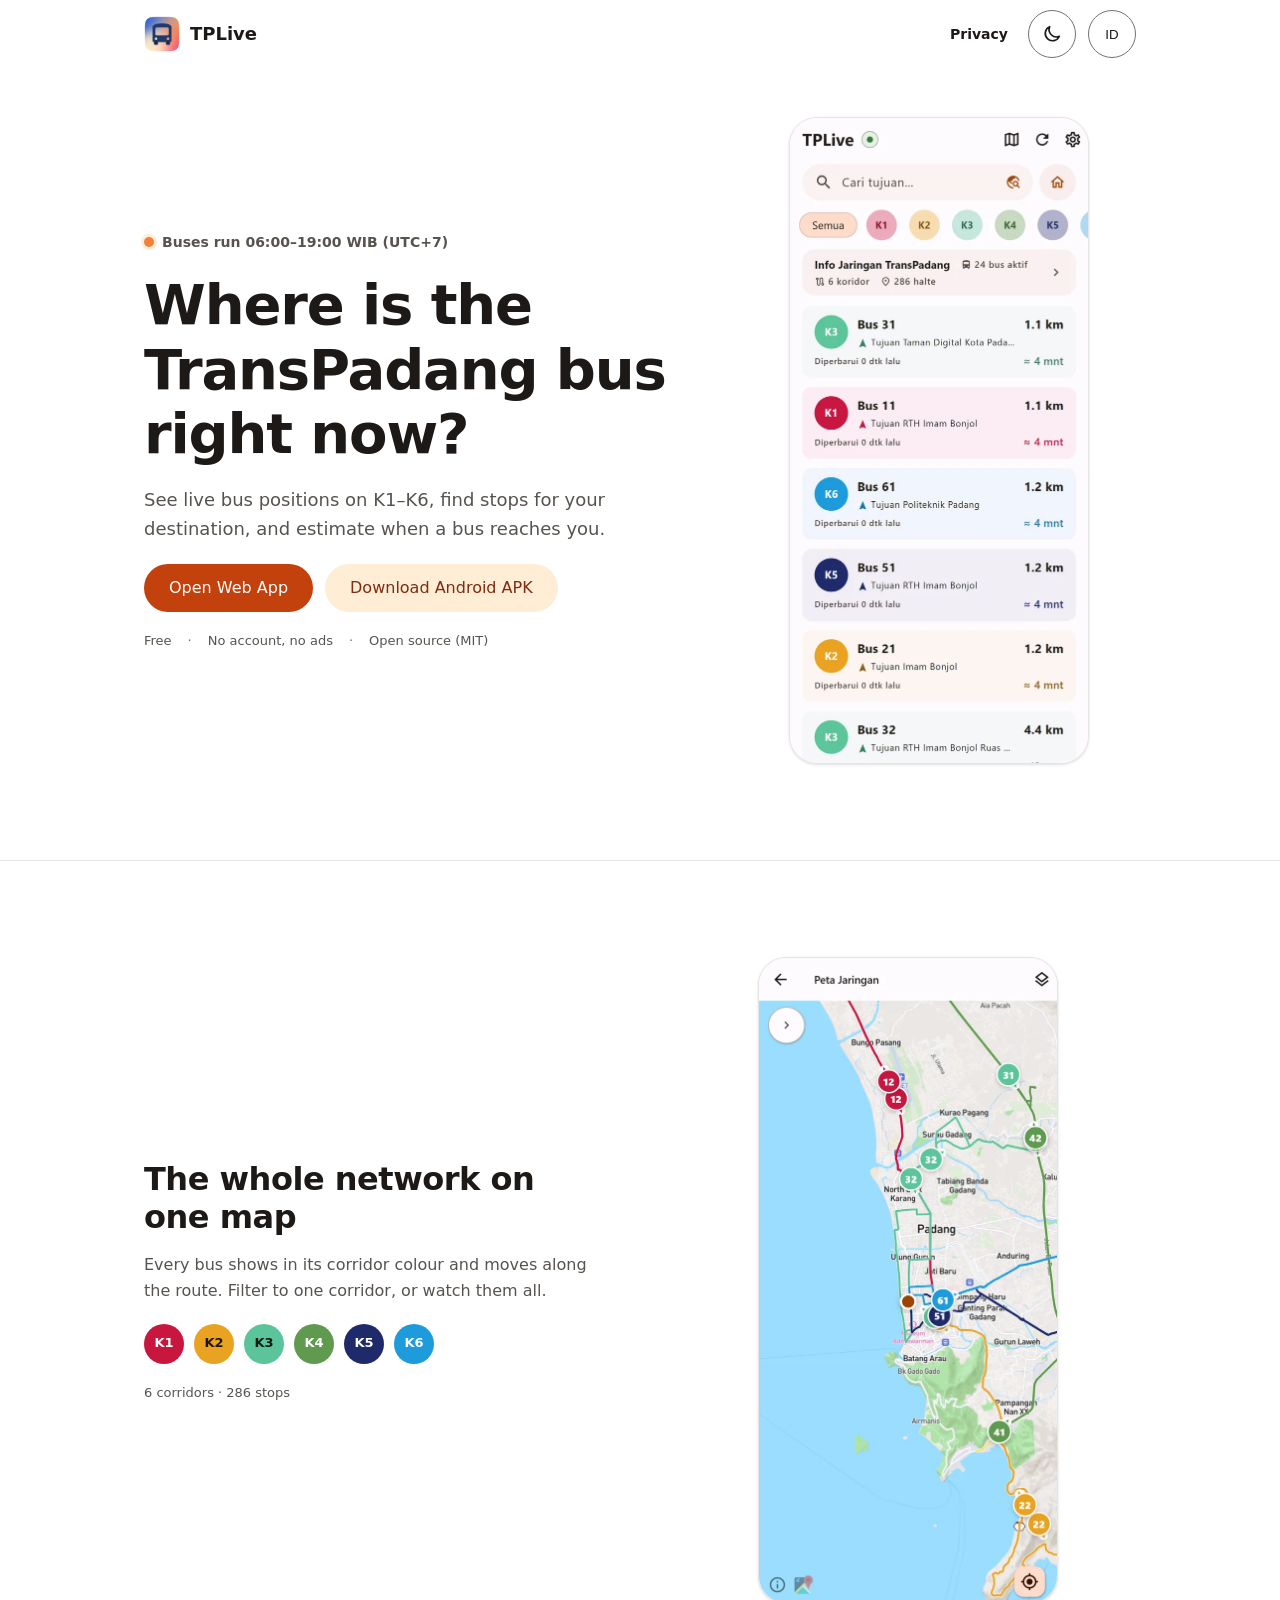
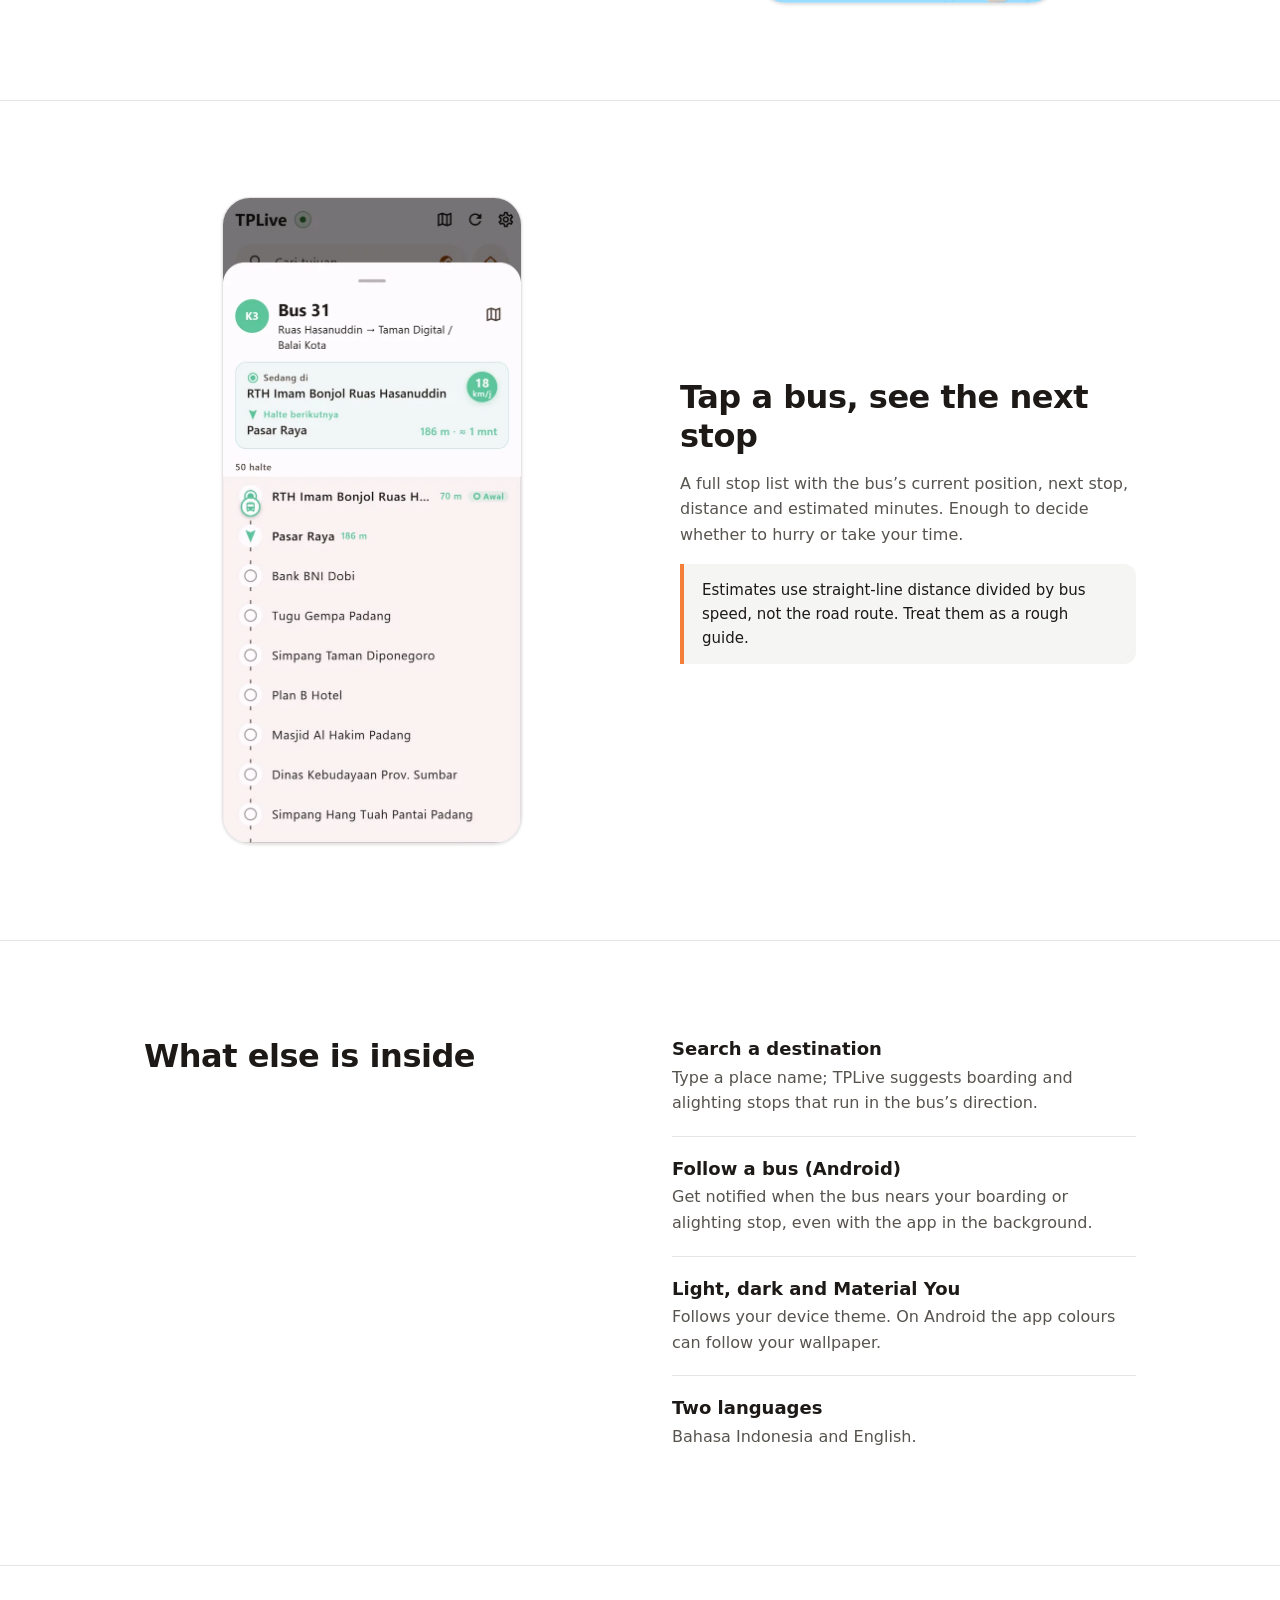
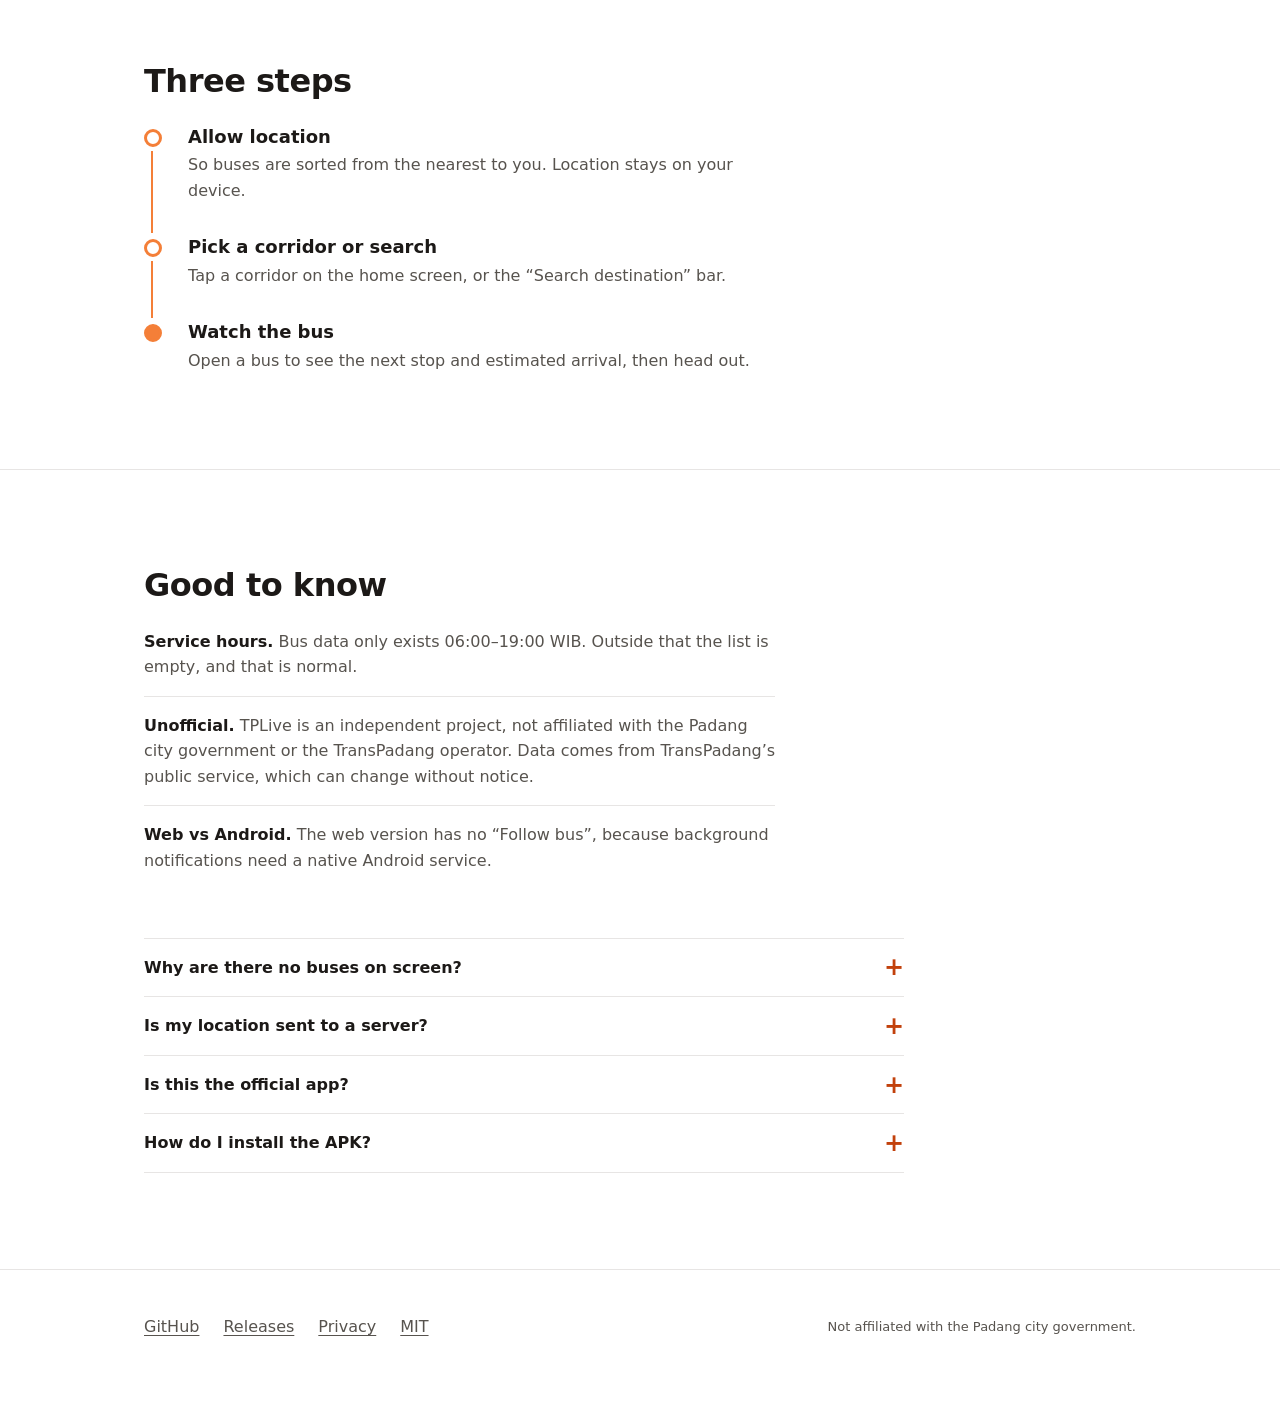
<file: site/index.html>
<!DOCTYPE html>
<html lang="id">
<head>
  <meta charset="UTF-8">
  <meta name="viewport" content="width=device-width, initial-scale=1">
  <title>TPLive — Di mana bus TransPadang sekarang?</title>
  <meta name="description" content="Lihat posisi bus TransPadang K1–K6 di peta, cari halte untuk tujuanmu, dan perkirakan kapan bus tiba. Gratis, open source, tanpa akun. Aplikasi tidak resmi.">
  <meta name="theme-color" content="#F47F38">
  <meta property="og:title" content="TPLive — Di mana bus TransPadang sekarang?">
  <meta property="og:description" content="Posisi bus TransPadang di peta, pencarian halte, dan perkiraan tiba. Gratis dan open source.">
  <meta property="og:type" content="website">
  <link rel="icon" href="favicon.png">
  <link rel="apple-touch-icon" href="icon-192.png">
  <link rel="stylesheet" href="style.css">
  <script src="theme.js"></script>
</head>
<body>
  <a class="skip" href="#main" data-i18n="skip">Lewati ke konten</a>

  <header class="appbar">
    <div class="wrap top">
      <a class="brand" href="./"><img src="icon-192.png" alt="" width="36" height="36">TPLive</a>
      <a class="link" href="privacy.html" data-i18n="nav_privacy">Privasi</a>
      <button class="theme" id="theme" type="button" aria-label="Ganti ke mode gelap"><svg class="moon" viewBox="0 0 24 24" aria-hidden="true"><path d="M20 14.5A8 8 0 0 1 9.5 4a8 8 0 1 0 10.5 10.5z"/></svg><svg class="sun" viewBox="0 0 24 24" aria-hidden="true"><circle cx="12" cy="12" r="4"/><path d="M12 2v2M12 20v2M4.9 4.9l1.4 1.4M17.7 17.7l1.4 1.4M2 12h2M20 12h2M4.9 19.1l1.4-1.4M17.7 6.3l1.4-1.4"/></svg></button>
      <button class="lang" id="lang" type="button" aria-label="Switch language to English">EN</button>
    </div>
  </header>

  <main id="main">
    <div class="wrap">
      <div class="hero">
        <div class="copy">
          <p class="hours" data-i18n="hours">Bus beroperasi 06.00–19.00 WIB</p>
          <h1 data-i18n="h1">Di mana bus TransPadang sekarang?</h1>
          <p class="lead" data-i18n="lead">Lihat posisi bus K1–K6 di peta, cari halte untuk tujuanmu, dan perkirakan kapan bus tiba di dekatmu.</p>
          <div class="cta">
            <a class="btn filled" href="app/" data-i18n="cta_web">Buka Web App</a>
            <a class="btn tonal" href="https://github.com/dwikyalfira/TPLive-Transpadang-Bus-Tracker/releases/latest/download/TPLive.apk" data-i18n="cta_apk">Unduh APK Android</a>
          </div>
          <p class="caption facts"><span data-i18n="fact1">Gratis</span><span data-i18n="fact2">Tanpa akun &amp; iklan</span><span data-i18n="fact3">Open source (MIT)</span></p>
        </div>
        <figure class="phone">
          <picture>
            <source media="(prefers-color-scheme: dark)" data-media="(prefers-color-scheme: dark)" srcset="img/home-dark.webp">
            <img src="img/home-light.webp" width="600" height="1299" alt="Beranda TPLive: daftar bus terdekat dengan koridor, jarak, dan estimasi tiba" data-i18n-alt="alt_home" fetchpriority="high">
          </picture>
        </figure>
      </div>
    </div>

    <section aria-labelledby="map-h">
      <div class="wrap split">
        <div class="copy">
          <h2 id="map-h" data-i18n="map_h">Seluruh jaringan di satu peta</h2>
          <p class="prose" data-i18n="map_p">Setiap bus tampil dengan warna koridornya, bergerak mengikuti rute. Pilih satu koridor untuk menyaring, atau lihat semuanya sekaligus.</p>
          <ul class="chips" aria-label="Koridor" data-i18n-aria="aria_corr">
            <li class="chip k1">K1</li><li class="chip k2">K2</li><li class="chip k3">K3</li>
            <li class="chip k4">K4</li><li class="chip k5">K5</li><li class="chip k6">K6</li>
          </ul>
          <p class="caption num" data-i18n="map_fact">6 koridor · 286 halte</p>
        </div>
        <figure class="phone">
          <picture>
            <source media="(prefers-color-scheme: dark)" data-media="(prefers-color-scheme: dark)" srcset="img/map-dark.webp">
            <img src="img/map-light.webp" width="600" height="1299" loading="lazy" alt="Peta jaringan TransPadang dengan penanda bus berwarna di sepanjang rute koridor" data-i18n-alt="alt_map">
          </picture>
        </figure>
      </div>
    </section>

    <section aria-labelledby="detail-h">
      <div class="wrap split flip">
        <div class="copy">
          <h2 id="detail-h" data-i18n="detail_h">Ketuk bus, lihat halte berikutnya</h2>
          <p class="prose" data-i18n="detail_p">Daftar halte lengkap dengan posisi bus saat ini, halte berikutnya, jarak, dan perkiraan menit sampai. Cocok untuk memutuskan perlu jalan cepat atau santai.</p>
          <p class="note" data-i18n="detail_note">Perkiraan menghitung jarak garis lurus dibagi kecepatan bus, bukan jalur jalan. Anggap sebagai ancer-ancer.</p>
        </div>
        <figure class="phone">
          <picture>
            <source media="(prefers-color-scheme: dark)" data-media="(prefers-color-scheme: dark)" srcset="img/detail-dark.webp">
            <img src="img/detail-light.webp" width="600" height="1299" loading="lazy" alt="Rincian Bus 31: sedang di satu halte, halte berikutnya, kecepatan, dan daftar halte sepanjang rute" data-i18n-alt="alt_detail">
          </picture>
        </figure>
      </div>
    </section>

    <section aria-labelledby="more-h">
      <div class="wrap cols">
        <h2 id="more-h" data-i18n="more_h">Yang lain di dalamnya</h2>
        <ul class="list">
          <li><h3 data-i18n="m1_t">Cari tujuan</h3><p data-i18n="m1_d">Ketik nama tempat; TPLive menyarankan halte naik dan turun yang searah dengan bus.</p></li>
          <li><h3 data-i18n="m2_t">Ikuti bus (Android)</h3><p data-i18n="m2_d">Notifikasi saat bus hampir tiba di halte naik atau turunmu, juga ketika aplikasi di latar belakang.</p></li>
          <li><h3 data-i18n="m3_t">Terang, gelap, dan Material You</h3><p data-i18n="m3_d">Mengikuti tema perangkat. Di Android, warna aplikasi bisa mengikuti wallpaper.</p></li>
          <li><h3 data-i18n="m4_t">Dua bahasa</h3><p data-i18n="m4_d">Bahasa Indonesia dan English.</p></li>
        </ul>
      </div>
    </section>

    <section aria-labelledby="how-h">
      <div class="wrap stack">
        <h2 id="how-h" data-i18n="how_h">Tiga langkah</h2>
        <ol class="route">
          <li><h3 data-i18n="s1_t">Izinkan lokasi</h3><p data-i18n="s1_d">Supaya bus diurutkan dari yang terdekat denganmu. Lokasi tetap di perangkatmu.</p></li>
          <li><h3 data-i18n="s2_t">Pilih koridor atau cari tujuan</h3><p data-i18n="s2_d">Ketuk salah satu koridor di beranda, atau bilah “Cari tujuan”.</p></li>
          <li><h3 data-i18n="s3_t">Pantau bus</h3><p data-i18n="s3_d">Buka bus untuk melihat halte berikutnya dan perkiraan tiba, lalu berangkat.</p></li>
        </ol>
      </div>
    </section>

    <section aria-labelledby="know-h">
      <div class="wrap stack">
        <h2 id="know-h" data-i18n="know_h">Perlu kamu tahu</h2>
        <div class="notes">
          <p data-i18n="n1"><strong>Jam layanan.</strong> Data bus hanya ada pukul 06.00–19.00 WIB. Di luar jam itu daftar kosong dan itu normal.</p>
          <p data-i18n="n2"><strong>Tidak resmi.</strong> TPLive proyek independen, tidak berafiliasi dengan Pemerintah Kota Padang atau pengelola TransPadang. Data berasal dari layanan publik TransPadang yang bisa berubah tanpa pemberitahuan.</p>
          <p data-i18n="n3"><strong>Web vs Android.</strong> Versi web tidak punya “Ikuti bus”, karena notifikasi latar belakang butuh layanan Android native.</p>
        </div>
        <div class="faq">
          <details><summary data-i18n="q1">Mengapa tidak ada bus di layar?</summary><p data-i18n="a1">Layanan hanya mengirim data 06.00–19.00 WIB. Di dalam jam itu pun, bus yang belum mengirim posisi dalam 5 menit terakhir disembunyikan.</p></details>
          <details><summary data-i18n="q2">Apakah lokasiku dikirim ke server?</summary><p data-i18n="a2">Tidak ke server TPLive — kami tidak punya server. Lokasi dipakai di perangkatmu untuk mengurutkan bus dan menghitung perkiraan. Detail di Kebijakan Privasi.</p></details>
          <details><summary data-i18n="q3">Apakah ini aplikasi resmi?</summary><p data-i18n="a3">Bukan. Ini proyek open source buatan komunitas; kode dan lisensinya terbuka di GitHub.</p></details>
          <details><summary data-i18n="q4">Bagaimana memasang APK?</summary><p data-i18n="a4">Unduh berkas APK, buka, dan izinkan pemasangan dari sumber ini bila diminta Android. Pembaruan dipasang dengan cara yang sama; bila gagal karena tanda tangan berbeda, copot versi lama lebih dulu.</p></details>
        </div>
      </div>
    </section>
  </main>

  <footer>
    <div class="wrap">
      <a href="https://github.com/dwikyalfira/TPLive-Transpadang-Bus-Tracker">GitHub</a>
      <a href="https://github.com/dwikyalfira/TPLive-Transpadang-Bus-Tracker/releases" data-i18n="f_rel">Rilis</a>
      <a href="privacy.html" data-i18n="nav_privacy">Privasi</a>
      <a href="https://github.com/dwikyalfira/TPLive-Transpadang-Bus-Tracker/blob/main/LICENSE">MIT</a>
      <span class="caption" data-i18n="f_note">Tidak berafiliasi dengan Pemerintah Kota Padang.</span>
    </div>
  </footer>

  <button class="fab" id="to-top" type="button" aria-label="Kembali ke atas" data-i18n-aria="to_top"><svg viewBox="0 0 24 24" aria-hidden="true"><path d="M12 19V5M5 12l7-7 7 7"/></svg></button>

  <script src="nav.js" defer></script>
  <script>
    var EN = {
      skip: 'Skip to content', nav_privacy: 'Privacy',
      hours: 'Buses run 06:00–19:00 WIB (UTC+7)',
      h1: 'Where is the TransPadang bus right now?',
      lead: 'See live bus positions on K1–K6, find stops for your destination, and estimate when a bus reaches you.',
      cta_web: 'Open Web App', cta_apk: 'Download Android APK',
      fact1: 'Free', fact2: 'No account, no ads', fact3: 'Open source (MIT)',
      alt_home: 'TPLive home: nearby buses with corridor, distance and estimated arrival',
      map_h: 'The whole network on one map',
      map_p: 'Every bus shows in its corridor colour and moves along the route. Filter to one corridor, or watch them all.',
      aria_corr: 'Corridors', to_top: 'Back to top', map_fact: '6 corridors · 286 stops',
      alt_map: 'TransPadang network map with coloured bus markers along corridor routes',
      detail_h: 'Tap a bus, see the next stop',
      detail_p: 'A full stop list with the bus’s current position, next stop, distance and estimated minutes. Enough to decide whether to hurry or take your time.',
      detail_note: 'Estimates use straight-line distance divided by bus speed, not the road route. Treat them as a rough guide.',
      alt_detail: 'Bus 31 detail: current stop, next stop, speed and the stop list along the route',
      more_h: 'What else is inside',
      m1_t: 'Search a destination', m1_d: 'Type a place name; TPLive suggests boarding and alighting stops that run in the bus’s direction.',
      m2_t: 'Follow a bus (Android)', m2_d: 'Get notified when the bus nears your boarding or alighting stop, even with the app in the background.',
      m3_t: 'Light, dark and Material You', m3_d: 'Follows your device theme. On Android the app colours can follow your wallpaper.',
      m4_t: 'Two languages', m4_d: 'Bahasa Indonesia and English.',
      how_h: 'Three steps',
      s1_t: 'Allow location', s1_d: 'So buses are sorted from the nearest to you. Location stays on your device.',
      s2_t: 'Pick a corridor or search', s2_d: 'Tap a corridor on the home screen, or the “Search destination” bar.',
      s3_t: 'Watch the bus', s3_d: 'Open a bus to see the next stop and estimated arrival, then head out.',
      know_h: 'Good to know',
      n1: '<strong>Service hours.</strong> Bus data only exists 06:00–19:00 WIB. Outside that the list is empty, and that is normal.',
      n2: '<strong>Unofficial.</strong> TPLive is an independent project, not affiliated with the Padang city government or the TransPadang operator. Data comes from TransPadang’s public service, which can change without notice.',
      n3: '<strong>Web vs Android.</strong> The web version has no “Follow bus”, because background notifications need a native Android service.',
      q1: 'Why are there no buses on screen?', a1: 'The service only sends data 06:00–19:00 WIB. Even within those hours, a bus that has not reported in the last 5 minutes is hidden.',
      q2: 'Is my location sent to a server?', a2: 'Not to a TPLive server — there is none. Location is used on your device to sort buses and compute estimates. Details in the Privacy Policy.',
      q3: 'Is this the official app?', a3: 'No. It is a community open-source project; the code and licence are public on GitHub.',
      q4: 'How do I install the APK?', a4: 'Download the APK, open it, and allow installs from this source if Android asks. Updates install the same way; if one fails on a signature mismatch, uninstall the old version first.',
      f_rel: 'Releases', f_note: 'Not affiliated with the Padang city government.'
    };
    var ID = {}, IDALT = {}, IDARIA = {};
    document.querySelectorAll('[data-i18n]').forEach(function (el) { ID[el.dataset.i18n] = el.innerHTML; });
    document.querySelectorAll('[data-i18n-alt]').forEach(function (el) { IDALT[el.dataset.i18nAlt] = el.getAttribute('alt'); });
    document.querySelectorAll('[data-i18n-aria]').forEach(function (el) { IDARIA[el.dataset.i18nAria] = el.getAttribute('aria-label'); });
    var btn = document.getElementById('lang');
    function setLang(l) {
      var en = l === 'en';
      document.documentElement.lang = l;
      document.querySelectorAll('[data-i18n]').forEach(function (el) {
        var v = (en ? EN : ID)[el.dataset.i18n]; if (v != null) el.innerHTML = v;
      });
      document.querySelectorAll('[data-i18n-alt]').forEach(function (el) {
        var v = en ? EN[el.dataset.i18nAlt] : IDALT[el.dataset.i18nAlt]; if (v) el.setAttribute('alt', v);
      });
      document.querySelectorAll('[data-i18n-aria]').forEach(function (el) {
        var v = en ? EN[el.dataset.i18nAria] : IDARIA[el.dataset.i18nAria]; if (v) el.setAttribute('aria-label', v);
      });
      document.title = en ? 'TPLive — Where is the TransPadang bus right now?' : 'TPLive — Di mana bus TransPadang sekarang?';
      btn.textContent = en ? 'ID' : 'EN';
      btn.setAttribute('aria-label', en ? 'Ganti bahasa ke Indonesia' : 'Switch language to English');
      try { localStorage.setItem('lang', l); } catch (e) {}
      if (window.tpTheme) window.tpTheme.refresh();
    }
    btn.addEventListener('click', function () { setLang(document.documentElement.lang === 'en' ? 'id' : 'en'); });
    var saved = null;
    try { saved = localStorage.getItem('lang'); } catch (e) {}
    if (saved === 'en' || (!saved && (navigator.language || '').toLowerCase().indexOf('id') !== 0)) setLang('en');
  </script>
</body>
</html>
</file>
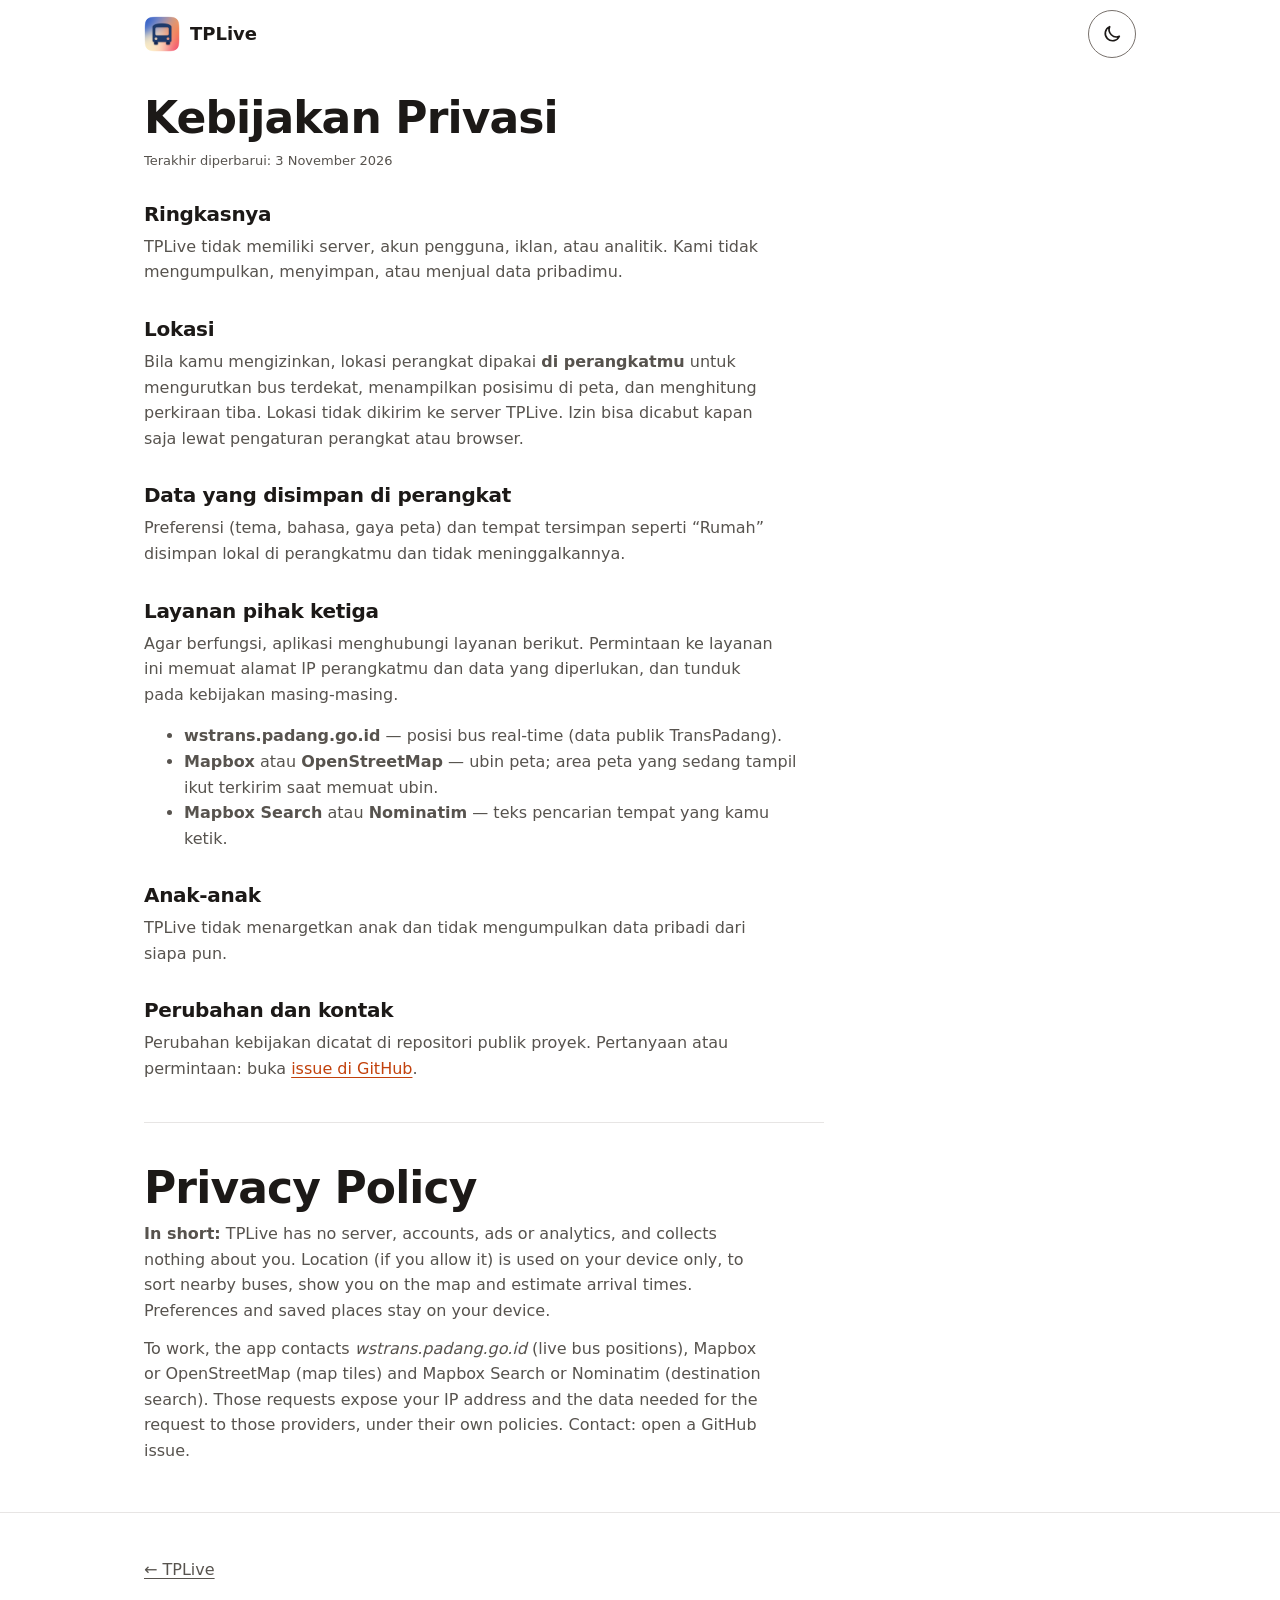
<file: site/privacy.html>
<!DOCTYPE html>
<html lang="id">
<head>
  <meta charset="UTF-8">
  <meta name="viewport" content="width=device-width, initial-scale=1">
  <title>Kebijakan Privasi — TPLive</title>
  <meta name="description" content="Kebijakan Privasi / Privacy Policy aplikasi TPLive: tanpa akun, tanpa iklan, tanpa analitik.">
  <meta name="theme-color" content="#F47F38">
  <link rel="icon" href="favicon.png">
  <link rel="stylesheet" href="style.css">
  <script src="theme.js"></script>
</head>
<body>
  <a class="skip" href="#main">Lewati ke konten</a>
  <header class="appbar">
    <div class="wrap top">
      <a class="brand" href="./"><img src="icon-192.png" alt="" width="36" height="36">TPLive</a>
      <button class="theme" id="theme" type="button" aria-label="Ganti ke mode gelap"><svg class="moon" viewBox="0 0 24 24" aria-hidden="true"><path d="M20 14.5A8 8 0 0 1 9.5 4a8 8 0 1 0 10.5 10.5z"/></svg><svg class="sun" viewBox="0 0 24 24" aria-hidden="true"><circle cx="12" cy="12" r="4"/><path d="M12 2v2M12 20v2M4.9 4.9l1.4 1.4M17.7 17.7l1.4 1.4M2 12h2M20 12h2M4.9 19.1l1.4-1.4M17.7 6.3l1.4-1.4"/></svg></button>
    </div>
  </header>
  <div class="wrap">
    <main id="main">
      <article class="doc">
        <h1>Kebijakan Privasi</h1>
        <p class="caption">Terakhir diperbarui: 3 November 2026</p>

        <h2>Ringkasnya</h2>
        <p>TPLive tidak memiliki server, akun pengguna, iklan, atau analitik. Kami tidak mengumpulkan, menyimpan, atau menjual data pribadimu.</p>

        <h2>Lokasi</h2>
        <p>Bila kamu mengizinkan, lokasi perangkat dipakai <strong>di perangkatmu</strong> untuk mengurutkan bus terdekat, menampilkan posisimu di peta, dan menghitung perkiraan tiba. Lokasi tidak dikirim ke server TPLive. Izin bisa dicabut kapan saja lewat pengaturan perangkat atau browser.</p>

        <h2>Data yang disimpan di perangkat</h2>
        <p>Preferensi (tema, bahasa, gaya peta) dan tempat tersimpan seperti “Rumah” disimpan lokal di perangkatmu dan tidak meninggalkannya.</p>

        <h2>Layanan pihak ketiga</h2>
        <p>Agar berfungsi, aplikasi menghubungi layanan berikut. Permintaan ke layanan ini memuat alamat IP perangkatmu dan data yang diperlukan, dan tunduk pada kebijakan masing-masing.</p>
        <ul>
          <li><strong>wstrans.padang.go.id</strong> — posisi bus real-time (data publik TransPadang).</li>
          <li><strong>Mapbox</strong> atau <strong>OpenStreetMap</strong> — ubin peta; area peta yang sedang tampil ikut terkirim saat memuat ubin.</li>
          <li><strong>Mapbox Search</strong> atau <strong>Nominatim</strong> — teks pencarian tempat yang kamu ketik.</li>
        </ul>

        <h2>Anak-anak</h2>
        <p>TPLive tidak menargetkan anak dan tidak mengumpulkan data pribadi dari siapa pun.</p>

        <h2>Perubahan dan kontak</h2>
        <p>Perubahan kebijakan dicatat di repositori publik proyek. Pertanyaan atau permintaan: buka <a href="https://github.com/dwikyalfira/TPLive-Transpadang-Bus-Tracker/issues">issue di GitHub</a>.</p>

        <hr>

        <h1 lang="en">Privacy Policy</h1>
        <p lang="en"><strong>In short:</strong> TPLive has no server, accounts, ads or analytics, and collects nothing about you. Location (if you allow it) is used on your device only, to sort nearby buses, show you on the map and estimate arrival times. Preferences and saved places stay on your device.</p>
        <p lang="en">To work, the app contacts <em>wstrans.padang.go.id</em> (live bus positions), Mapbox or OpenStreetMap (map tiles) and Mapbox Search or Nominatim (destination search). Those requests expose your IP address and the data needed for the request to those providers, under their own policies. Contact: open a GitHub issue.</p>
      </article>
    </main>
  </div>
  <footer>
    <div class="wrap"><a href="./">← TPLive</a></div>
  </footer>
  <button class="fab" id="to-top" type="button" aria-label="Kembali ke atas"><svg viewBox="0 0 24 24" aria-hidden="true"><path d="M12 19V5M5 12l7-7 7 7"/></svg></button>
  <script src="nav.js" defer></script>
</body>
</html>
</file>
<file: site/style.css>
/* TPLive landing page — implements /DESIGN.md. Token names match the doc. */
:root {
  --primary: #c2410c;
  --on-primary: #ffffff;
  --primary-container: #ffedd5;
  --on-primary-container: #7c2d12;
  --surface: #ffffff;
  --on-surface: #1c1917;
  --surface-variant: #f5f5f4;
  --on-surface-variant: #57534e;
  --outline: #78716c;
  --outline-variant: #e7e5e4;
  --brand: #f47f38;

  --k1: #c8163f; --k2: #eaa221; --k3: #5cc49a;
  --k4: #5f9a4f; --k5: #1f2a6b; --k6: #1e9bdb;

  --r-s: 8px; --r-m: 12px; --r-l: 16px; --r-xl: 28px;
  --ease: cubic-bezier(0.65, 0, 0.35, 1);
  --ease-in: cubic-bezier(0.05, 0.7, 0.1, 1);
  --gutter: 16px;
  color-scheme: light;
}
/* Dark: follows the system unless the visitor picked a theme (data-theme). */
@media (prefers-color-scheme: dark) {
  :root:not([data-theme="light"]) {
    --primary: #fb923c;
    --on-primary: #1c0a00;
    --primary-container: #7c2d12;
    --on-primary-container: #ffedd5;
    --surface: #141211;
    --on-surface: #f5f5f4;
    --surface-variant: #1f1c1b;
    --on-surface-variant: #a8a29e;
    --outline: #78716c;
    --outline-variant: #292524;
    color-scheme: dark;
  }
}
:root[data-theme="dark"] {
  --primary: #fb923c;
  --on-primary: #1c0a00;
  --primary-container: #7c2d12;
  --on-primary-container: #ffedd5;
  --surface: #141211;
  --on-surface: #f5f5f4;
  --surface-variant: #1f1c1b;
  --on-surface-variant: #a8a29e;
  --outline: #78716c;
  --outline-variant: #292524;
  color-scheme: dark;
}
@media (min-width: 600px) { :root { --gutter: 24px; } }

* { box-sizing: border-box; }
html { scroll-behavior: smooth; -webkit-text-size-adjust: 100%; }
body {
  margin: 0;
  background: var(--surface);
  color: var(--on-surface);
  font: 400 1rem/1.6 system-ui, -apple-system, "Segoe UI", Roboto, sans-serif;
  -webkit-font-smoothing: antialiased;
}
img { max-width: 100%; height: auto; display: block; }
a { color: var(--primary); text-underline-offset: 3px; }
a:hover { text-decoration-thickness: 2px; }
:focus-visible { outline: 3px solid var(--primary); outline-offset: 2px; border-radius: 4px; }
.skip {
  position: absolute; left: 12px; top: -64px; z-index: 10;
  background: var(--primary); color: var(--on-primary);
  padding: 12px 20px; border-radius: 999px; font-weight: 600; text-decoration: none;
}
.skip:focus { top: 12px; }

.wrap { max-width: 1040px; margin: 0 auto; padding: 0 var(--gutter); }

/* Header */
/* Top app bar: sticky, hides on scroll down, returns on scroll up (nav.js). */
.appbar {
  position: sticky; top: 0; z-index: 20;
  background: var(--surface); border-bottom: 1px solid transparent;
  transition: transform .3s var(--ease), border-color .2s var(--ease);
}
.appbar.is-scrolled { border-bottom-color: var(--outline-variant); }
.appbar.is-hidden { transform: translateY(-100%); }
.appbar:focus-within { transform: none; }
.top { display: flex; align-items: center; gap: 12px; padding-top: 10px; padding-bottom: 10px; }

/* Back-to-top button (shown after scrolling) */
.fab {
  position: fixed; right: max(16px, env(safe-area-inset-right)); bottom: max(16px, env(safe-area-inset-bottom)); z-index: 15;
  width: 52px; height: 52px; border-radius: 16px; display: grid; place-items: center;
  border: 0; cursor: pointer; background: var(--primary-container); color: var(--on-primary-container);
  box-shadow: 0 1px 3px rgba(0,0,0,.25);
  opacity: 0; transform: translateY(12px); pointer-events: none; visibility: hidden;
  transition: opacity .2s var(--ease), transform .3s var(--ease-in), visibility 0s linear .3s;
}
.fab.show { opacity: 1; transform: none; pointer-events: auto; visibility: visible; transition-delay: 0s; }
.fab:hover { box-shadow: 0 2px 6px rgba(0,0,0,.3); }
.fab svg { width: 24px; height: 24px; fill: none; stroke: currentColor; stroke-width: 2; stroke-linecap: round; stroke-linejoin: round; }
.brand {
  display: flex; align-items: center; gap: 10px; margin-right: auto;
  font-weight: 700; font-size: 1.125rem; color: inherit; text-decoration: none;
}
.brand img { width: 36px; height: 36px; border-radius: 10px; }
.top a.link { color: var(--on-surface); text-decoration: none; font-weight: 600; font-size: .875rem; padding: 12px 8px; }
.top a.link:hover { text-decoration: underline; }
.lang {
  min-height: 48px; min-width: 48px; border-radius: 999px; padding: 0 14px;
  border: 1px solid var(--outline); background: none; color: var(--on-surface);
  font: 600 .875rem/1 inherit; cursor: pointer;
}
.lang:hover { background: var(--surface-variant); }

.theme {
  width: 48px; height: 48px; border-radius: 50%; display: grid; place-items: center;
  border: 1px solid var(--outline); background: none; color: var(--on-surface); cursor: pointer;
}
.theme:hover { background: var(--surface-variant); }
.theme svg { width: 22px; height: 22px; fill: none; stroke: currentColor; stroke-width: 1.8; stroke-linecap: round; stroke-linejoin: round; }
.theme .sun { display: none; }
:root[data-theme="dark"] .theme .sun { display: block; }
:root[data-theme="dark"] .theme .moon { display: none; }
@media (prefers-color-scheme: dark) {
  :root:not([data-theme="light"]) .theme .sun { display: block; }
  :root:not([data-theme="light"]) .theme .moon { display: none; }
}

/* Buttons */
.btn {
  display: inline-flex; align-items: center; justify-content: center;
  min-height: 48px; padding: 0 24px; border-radius: 999px;
  font: 600 .9375rem/1 inherit; text-decoration: none; border: 1px solid transparent;
  transition: background-color .2s var(--ease), box-shadow .2s var(--ease);
}
.btn.filled { background: var(--primary); color: var(--on-primary); }
.btn.filled:hover { box-shadow: 0 1px 3px rgba(0,0,0,.25); }
.btn.tonal { background: var(--primary-container); color: var(--on-primary-container); }
.btn.tonal:hover { box-shadow: 0 1px 3px rgba(0,0,0,.18); }
.cta { display: flex; flex-wrap: wrap; gap: 12px; }

/* Type */
h1, h2, h3 { margin: 0; line-height: 1.15; letter-spacing: -0.015em; }
h1 { font-size: clamp(2.25rem, 5vw + 1rem, 3.5rem); font-weight: 700; letter-spacing: -0.02em; }
h2 { font-size: clamp(1.5rem, 2vw + 1rem, 2rem); font-weight: 700; line-height: 1.2; }
h3 { font-size: 1.125rem; font-weight: 600; line-height: 1.3; letter-spacing: 0; }
p { margin: 0; }
.lead { font-size: 1.125rem; color: var(--on-surface-variant); max-width: 52ch; }
.prose { color: var(--on-surface-variant); max-width: 62ch; }
.caption { font-size: .8125rem; line-height: 1.4; color: var(--on-surface-variant); }
.num { font-variant-numeric: tabular-nums; }

/* Hero */
.hero { display: grid; gap: 40px; padding: 32px 0 64px; align-items: center; }
.hero .copy { display: grid; gap: 20px; justify-items: start; }
.hours {
  display: inline-flex; align-items: center; gap: 8px;
  font-size: .875rem; font-weight: 600; color: var(--on-surface-variant);
}
.hours::before {
  content: ""; width: 10px; height: 10px; border-radius: 50%;
  background: var(--brand); box-shadow: 0 0 0 3px var(--primary-container);
}
.hero .facts { display: flex; flex-wrap: wrap; gap: 4px 16px; }
.hero .facts span + span::before { content: "·"; margin-right: 16px; color: var(--outline); }

/* Phone frame */
.phone {
  margin: 0; width: 100%; max-width: 280px; justify-self: center;
  border: 1px solid var(--outline-variant); border-radius: var(--r-xl);
  overflow: hidden; background: var(--surface-variant);
  box-shadow: 0 1px 3px rgba(0,0,0,.12);
}
.phone img { width: 100%; aspect-ratio: 600 / 1299; object-fit: cover; }

/* Sections */
section { padding: 64px 0; border-top: 1px solid var(--outline-variant); }
.split { display: grid; gap: 32px; align-items: center; }
.split .copy { display: grid; gap: 16px; justify-items: start; }
.chips { display: flex; flex-wrap: wrap; gap: 10px; margin: 4px 0; padding: 0; list-style: none; }
.chip {
  width: 40px; height: 40px; border-radius: 50%; display: grid; place-items: center;
  font-weight: 700; font-size: .8125rem; color: #fff;
}
.chip.k2, .chip.k3 { color: rgba(0,0,0,.87); }
.k1 { background: var(--k1); } .k2 { background: var(--k2); } .k3 { background: var(--k3); }
.k4 { background: var(--k4); } .k5 { background: var(--k5); } .k6 { background: var(--k6); }

/* Feature list (hairlines, no boxes) */
.list { margin: 0; padding: 0; list-style: none; display: grid; }
.list li {
  display: grid; gap: 4px; padding: 20px 0; border-top: 1px solid var(--outline-variant);
}
.list li:first-child { border-top: 0; padding-top: 0; }
.list h3 + p { color: var(--on-surface-variant); max-width: 60ch; }
.cols { display: grid; gap: 32px; }

/* Route line steps */
.route { margin: 0; padding: 0; list-style: none; display: grid; gap: 0; max-width: 62ch; }
.route li { position: relative; padding: 0 0 32px 44px; }
.route li:last-child { padding-bottom: 0; }
.route li::before {            /* stop */
  content: ""; position: absolute; left: 0; top: 4px; width: 12px; height: 12px;
  border-radius: 50%; background: var(--surface); border: 3px solid var(--brand);
  box-sizing: content-box; margin: 0 0 0 0;
}
.route li:last-child::before { background: var(--brand); }
.route li::after {             /* line */
  content: ""; position: absolute; left: 7px; top: 26px; bottom: 2px; width: 2px;
  background: var(--brand);
}
.route li:last-child::after { display: none; }
.route p { color: var(--on-surface-variant); margin-top: 4px; }

/* Notes & FAQ */
.note {
  border-left: 4px solid var(--brand); background: var(--surface-variant);
  padding: 14px 18px; border-radius: 0 var(--r-m) var(--r-m) 0; max-width: 70ch;
  color: var(--on-surface); font-size: .9375rem;
}
.notes { display: grid; max-width: 62ch; }
.notes p { padding: 16px 0; border-top: 1px solid var(--outline-variant); color: var(--on-surface-variant); }
.notes p:first-child { border-top: 0; padding-top: 0; }
.notes strong { color: var(--on-surface); }
details { border-top: 1px solid var(--outline-variant); }
details:last-of-type { border-bottom: 1px solid var(--outline-variant); }
summary {
  cursor: pointer; font-weight: 600; padding: 16px 0; min-height: 48px;
  display: flex; justify-content: space-between; gap: 16px; align-items: center; list-style: none;
}
summary::-webkit-details-marker { display: none; }
summary::after { content: "+"; font-size: 1.5rem; line-height: 1; color: var(--primary); }
details[open] summary::after { content: "–"; }
details p { padding: 0 0 18px; color: var(--on-surface-variant); max-width: 62ch; }
.faq { max-width: 760px; margin-top: 24px; }
.stack { display: grid; gap: 24px; }

footer { border-top: 1px solid var(--outline-variant); padding: 32px 0 56px; }
footer .wrap { display: flex; flex-wrap: wrap; gap: 8px 24px; align-items: center; }
footer a { color: var(--on-surface-variant); padding: 12px 0; }
footer .caption { margin-left: auto; }

/* Privacy / doc pages */
article.doc { max-width: 680px; padding: 24px 0 48px; }
article.doc h1 { font-size: clamp(2rem, 4vw + 1rem, 2.75rem); margin-bottom: 8px; }
article.doc h2 { margin: 32px 0 8px; font-size: 1.25rem; }
article.doc p, article.doc li { color: var(--on-surface-variant); max-width: 62ch; }
article.doc p + p { margin-top: 12px; }
article.doc hr { border: 0; border-top: 1px solid var(--outline-variant); margin: 40px 0; }

/* Layout ≥ 900 */
@media (min-width: 900px) {
  .hero { grid-template-columns: 1.15fr .85fr; padding: 48px 0 96px; gap: 64px; }
  .phone { max-width: 300px; }
  section { padding: 96px 0; }
  .split { grid-template-columns: 1fr 1fr; gap: 80px; }
  .split.flip .phone { order: -1; }
  .cols { grid-template-columns: 1fr 1fr; gap: 64px; }
}

/* Entrance: one fade-up on first paint only */
@media (prefers-reduced-motion: no-preference) {
  .hero .copy > *, .hero .phone { animation: rise .4s var(--ease-in) both; }
  .hero .copy > :nth-child(2) { animation-delay: .05s; }
  .hero .copy > :nth-child(3) { animation-delay: .1s; }
  .hero .copy > :nth-child(4) { animation-delay: .15s; }
  .hero .phone { animation-delay: .1s; }
  @keyframes rise { from { opacity: 0; transform: translateY(12px); } }
}
@media (prefers-reduced-motion: reduce) { html { scroll-behavior: auto; } .btn, .appbar, .fab { transition: none; } }
</file>
